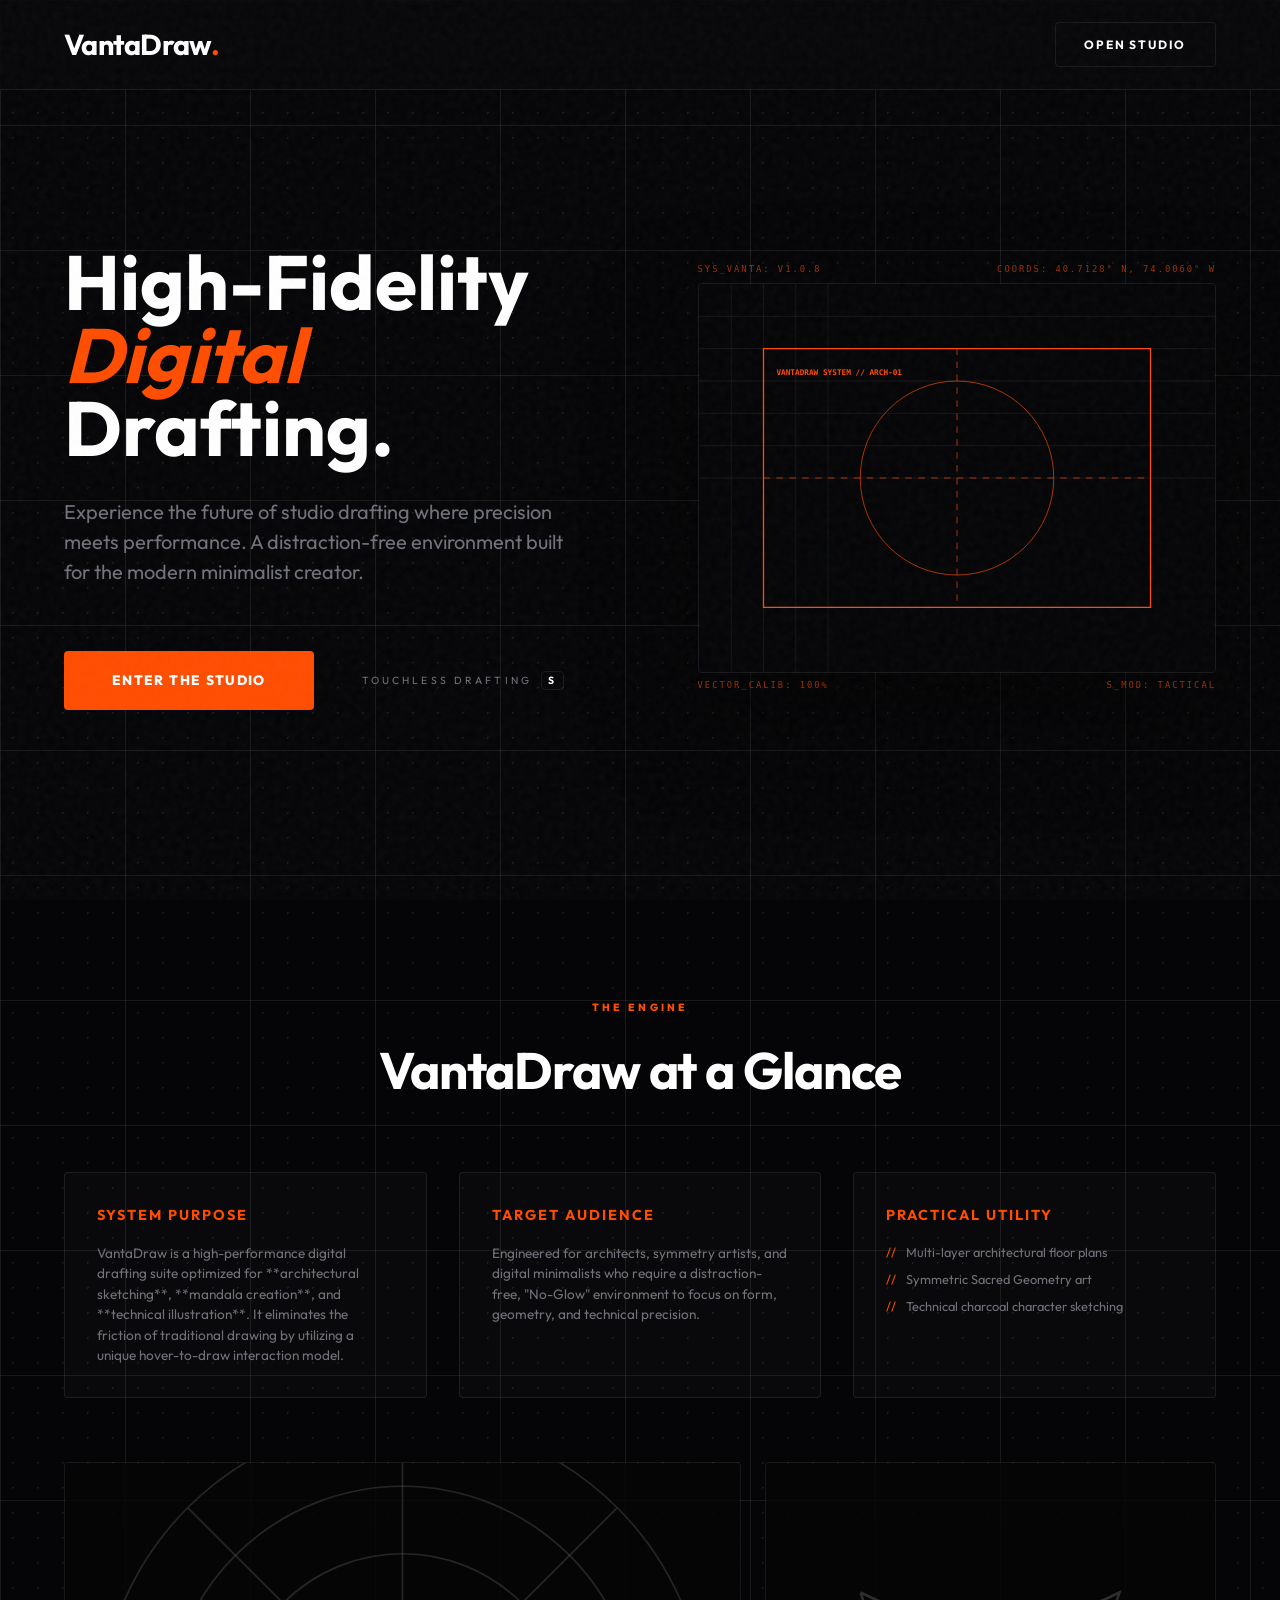
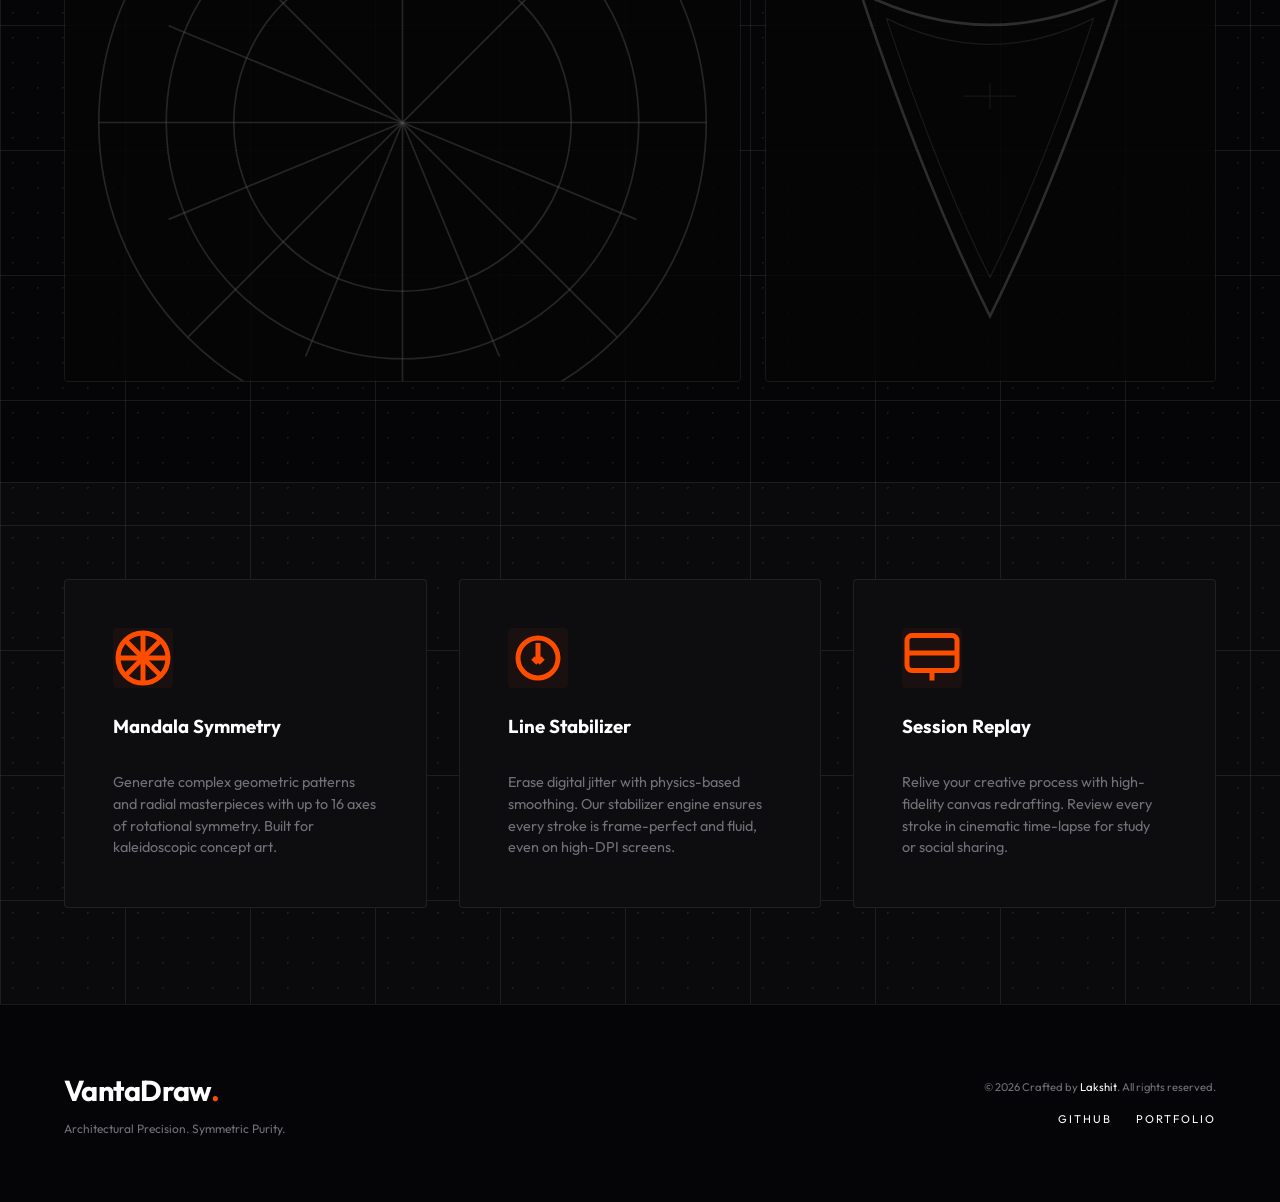
<file: index.html>
<!DOCTYPE html>
<html lang="en">

<head>
    <meta charset="UTF-8">
    <meta name="viewport" content="width=device-width, initial-scale=1.0">
    <title>VantaDraw | Free Technical Drafting & Minimalist Drawing Studio</title>
    <link rel="icon" type="image/svg+xml"
        href="data:image/svg+xml,%3Csvg xmlns='http://www.w3.org/2000/svg' viewBox='0 0 100 100'%3E%3Crect width='100' height='100' rx='20' fill='%23050507'/%3E%3Cpath d='M35 65 L65 35 M60 35 L65 35 L65 40 M35 65 L30 65 L30 60' stroke='%23ff4d00' stroke-width='6' stroke-linecap='round' stroke-linejoin='round' fill='none'/%3E%3C/svg%3E">

    <!-- SEO & Metadata -->
    <meta name="description"
        content="VantaDraw is a high-performance, touchless digital drafting suite for architects, mandala artists, and technical illustrators. Experience distraction-free creation with our zero-latency hover-to-draw engine.">
    <meta name="keywords"
        content="free online drafting tool, minimalist drawing app, hover drawing engine, architectural sketching, mandala generator, technical illustration software">
    <link rel="canonical" href="https://vantadraw.lakshitrajput.co.in" />

    <!-- Open Graph / Facebook -->
    <meta property="og:type" content="website">
    <meta property="og:url" content="https://vantadraw.lakshitrajput.co.in/">
    <meta property="og:title" content="VantaDraw | Tactical Drafting Studio">
    <meta property="og:description"
        content="A professional-grade, minimalist drawing engine. Hover to draw, switch layers, and export high-resolution technical art.">
    <meta property="og:image" content="https://vantadraw.lakshitrajput.co.in/og-image.png">

    <!-- Twitter -->
    <meta property="twitter:card" content="summary_large_image">
    <meta property="twitter:url" content="https://vantadraw.lakshitrajput.co.in/">
    <meta property="twitter:title" content="VantaDraw | Professional Drafting Engine">
    <meta property="twitter:description"
        content="A zero-latency, touchless drafting suite for fine-art and engineering. Free and open-source.">

    <!-- Structured Data (JSON-LD) -->
    <script type="application/ld+json">
    {
      "@context": "https://schema.org",
      "@type": "SoftwareApplication",
      "name": "VantaDraw Studio",
      "operatingSystem": "Web Browser",
      "applicationCategory": "DesignApplication",
      "offers": {
        "@type": "Offer",
        "price": "0",
        "priceCurrency": "USD"
      },
      "creator": {
        "@type": "Person",
        "name": "Lakshit",
        "url": "https://lakshitrajput.co.in"
      },
      "description": "A minimalist, hover-based digital drafting suite for technical and symmetric art."
    }
    </script>

    <!-- Google Fonts -->
    <link rel="preconnect" href="https://fonts.googleapis.com">
    <link rel="preconnect" href="https://fonts.gstatic.com" crossorigin>
    <link
        href="https://fonts.googleapis.com/css2?family=Outfit:wght@300;400;600&family=Playfair+Display:ital,wght@0,700;1,700&display=swap"
        rel="stylesheet">

    <link rel="stylesheet" href="landing.css">
</head>

<body>
    <div class="grain-overlay"></div>

    <header class="landing-header">
        <a href="index.html" class="logo">VantaDraw<span>.</span></a>
        <div class="header-actions">
            <a href="studio.html" class="btn-outline">Open Studio</a>
        </div>
    </header>

    <main class="hero">
        <div class="hero-content">
            <h1 class="title">High-Fidelity<br><span>Digital</span> Drafting.</h1>
            <p class="subtitle">Experience the future of studio drafting where precision meets performance. A
                distraction-free environment built for the modern minimalist creator.</p>
            <div class="hero-actions">
                <a href="studio.html" class="btn-primary">Enter the Studio</a>
                <div class="shortcut-tip">Touchless Drafting <strong>S</strong></div>
            </div>
        </div>
        <div class="hero-visual">
            <div class="visual-meta meta-tl">SYS_VANTA: v1.0.8</div>
            <div class="visual-meta meta-tr">COORDS: 40.7128° N, 74.0060° W</div>
            <img src="data:image/svg+xml,%3Csvg xmlns='http://www.w3.org/2000/svg' viewBox='0 0 800 600'%3E%3Crect width='800' height='600' fill='%23050507'/%3E%3Cg stroke='%23ffffff' stroke-opacity='0.1'%3E%3Cpath d='M0 50 L800 50 M0 100 L800 100 M0 150 L800 150 M0 200 L800 200 M0 250 L800 250 M0 300 L800 300 M50 0 L50 600 M100 0 L100 600 M150 0 L150 600 M200 0 L200 600'/%3E%3C/g%3E%3Cpath d='M100 100 L700 100 L700 500 L100 500 Z' stroke='%23ff4d00' stroke-width='2' fill='none'/%3E%3Cpath d='M100 300 L700 300 M400 100 L400 500' stroke='%23ff4d00' stroke-width='1' stroke-dasharray='10 10' fill='none'/%3E%3Ccircle cx='400' cy='300' r='150' stroke='%23ff4d00' stroke-width='1' fill='none'/%3E%3Ctext x='120' y='140' fill='%23ff4d00' font-family='monospace' font-size='12' font-weight='800'%3EVANTADRAW SYSTEM // ARCH-01%3C/text%3E%3C/svg%3E"
                alt="VantaDraw Studio Architectural Drafting">
            <div class="visual-meta meta-bl">VECTOR_CALIB: 100%</div>
            <div class="visual-meta meta-br">S_MOD: TACTICAL</div>
        </div>
    </main>

    <section id="discover" class="studio-showcase">
        <div class="showcase-header">
            <label>The Engine</label>
            <h2>VantaDraw at a Glance</h2>
        </div>

        <div class="info-grid">
            <div class="info-card">
                <h3>System Purpose</h3>
                <p>VantaDraw is a high-performance digital drafting suite optimized for **architectural sketching**,
                    **mandala creation**, and **technical illustration**. It eliminates the friction of traditional
                    drawing by utilizing a unique hover-to-draw interaction model.</p>
            </div>
            <div class="info-card">
                <h3>Target Audience</h3>
                <p>Engineered for architects, symmetry artists, and digital minimalists who require a distraction-free,
                    "No-Glow" environment to focus on form, geometry, and technical precision.</p>
            </div>
            <div class="info-card">
                <h3>Practical Utility</h3>
                <ul class="clean-list">
                    <li>Multi-layer architectural floor plans</li>
                    <li>Symmetric Sacred Geometry art</li>
                    <li>Technical charcoal character sketching</li>
                </ul>
            </div>
        </div>

        <div class="showcase-grid">
            <div class="showcase-item">
                <img src="data:image/svg+xml,%3Csvg xmlns='http://www.w3.org/2000/svg' viewBox='0 0 400 400'%3E%3Crect width='400' height='400' fill='%23050507'/%3E%3Cg stroke='%23ff4d00' stroke-opacity='0.4' fill='none'%3E%3Ccircle cx='200' cy='200' r='180'/%3E%3Ccircle cx='200' cy='200' r='140'/%3E%3Ccircle cx='200' cy='200' r='100'/%3E%3Cpath d='M200 20 L200 380 M20 200 L380 200'/%3E%3Cpath d='M73 73 L327 327 M327 73 L73 327'/%3E%3Cpath d='M200 200 L350 200' transform='rotate(22.5 200 200)'/%3E%3Cpath d='M200 200 L350 200' transform='rotate(67.5 200 200)'/%3E%3Cpath d='M200 200 L350 200' transform='rotate(112.5 200 200)'/%3E%3Cpath d='M200 200 L350 200' transform='rotate(157.5 200 200)'/%3E%3Cpath d='M200 200 L350 200' transform='rotate(202.5 200 200)'/%3E%3C/g%3E%3C/svg%3E"
                    alt="VantaDraw Mandala Precision">
                <div class="showcase-overlay">
                    <div class="caption">
                        <label>Geometric Engine</label>
                        <h3>Mandala Precision</h3>
                    </div>
                </div>
            </div>
            <div class="showcase-item">
                <img src="data:image/svg+xml,%3Csvg xmlns='http://www.w3.org/2000/svg' viewBox='0 0 400 400'%3E%3Crect width='400' height='400' fill='%23050507'/%3E%3Cg stroke='%23ffffff' stroke-opacity='0.2' fill='none'%3E%3Cpath d='M100 100 Q 200 150 300 100 Q 250 250 200 350 Q 150 250 100 100' stroke-width='2'/%3E%3Cpath d='M120 120 Q 200 160 280 120 Q 240 240 200 320 Q 160 240 120 120' stroke-opacity='0.1'/%3E%3Cpath d='M180 180 L220 180 M200 170 L200 190' stroke='%23ff4d00' stroke-width='1'/%3E%3C/g%3E%3C/svg%3E"
                    alt="VantaDraw Charcoal Portrait">
                <div class="showcase-overlay">
                    <div class="caption">
                        <label>Texture Simulation</label>
                        <h3>Technical Portraiture</h3>
                    </div>
                </div>
            </div>
        </div>
    </section>

    <section class="features">
        <div class="feature-card">
            <div class="icon-box">
                <svg viewBox="0 0 24 24" fill="none" stroke="currentColor" stroke-width="2">
                    <circle cx="12" cy="12" r="10" />
                    <path d="M12 2v20" />
                    <path d="M2 12h20" />
                    <path d="m19 5-14 14" />
                    <path d="m5 5 14 14" />
                </svg>
            </div>
            <h3>Mandala Symmetry</h3>
            <p>Generate complex geometric patterns and radial masterpieces with up to 16 axes of rotational symmetry.
                Built for kaleidoscopic concept art.</p>
        </div>
        <div class="feature-card">
            <div class="icon-box">
                <svg viewBox="0 0 24 24" fill="none" stroke="currentColor" stroke-width="2">
                    <path d="M12 20a8 8 0 1 0 0-16 8 8 0 0 0 0 16z" />
                    <path d="M12 14V6" />
                    <path d="M12 14l-2-2" />
                    <path d="M12 14l2-2" />
                </svg>
            </div>
            <h3>Line Stabilizer</h3>
            <p>Erase digital jitter with physics-based smoothing. Our stabilizer engine ensures every stroke is
                frame-perfect and fluid, even on high-DPI screens.</p>
        </div>
        <div class="feature-card">
            <div class="icon-box">
                <svg viewBox="0 0 24 24" fill="none" stroke="currentColor" stroke-width="2">
                    <rect x="2" y="3" width="20" height="14" rx="2" ry="2" />
                    <line x1="2" y1="10" x2="22" y2="10" />
                    <line x1="12" y1="21" x2="12" y2="17" />
                </svg>
            </div>
            <h3>Session Replay</h3>
            <p>Relive your creative process with high-fidelity canvas redrafting. Review every stroke in cinematic
                time-lapse for study or social sharing.</p>
        </div>
    </section>

    <footer class="landing-footer">
        <div class="footer-content">
            <div class="footer-brand">
                <a href="index.html" class="logo">VantaDraw<span>.</span></a>
                <p>Architectural Precision. Symmetric Purity.</p>
            </div>
            <div class="footer-meta">
                <p>© 2026 Crafted by <a href="https://lakshitrajput.co.in" target="_blank">Lakshit</a>. All rights
                    reserved.</p>
                <div class="footer-links">
                    <a href="https://github.com/penandcode/vantadraw" target="_blank">GitHub</a>
                    <a href="https://lakshitrajput.co.in" target="_blank">Portfolio</a>
                </div>
            </div>
        </div>
    </footer>
</body>

</html>
</file>
<file: landing.css>
:root {
  --bg-dark: #050507;
  --bg-panel: #0d0d10;
  --primary: #ff4d00;
  --text-main: #ffffff;
  --text-muted: #71717a;
  --border: rgba(255, 255, 255, 0.08);
  --font-main: 'Outfit', sans-serif;
  --font-heading: 'Outfit', sans-serif; /* Simplified for industrial look */
  --radius: 4px; /* Sharper industrial corners */
}

* {
  margin: 0;
  padding: 0;
  box-sizing: border-box;
}

body {
  background-color: var(--bg-dark);
  color: var(--text-main);
  font-family: var(--font-main);
  overflow-x: hidden;
  line-height: 1.5;
  background-image: 
    radial-gradient(var(--border) 1px, transparent 1px),
    linear-gradient(var(--border) 1px, transparent 1px),
    linear-gradient(90deg, var(--border) 1px, transparent 1px);
  background-size: 25px 25px, 125px 125px, 125px 125px;
}

.grain-overlay {
  content: "";
  position: fixed;
  top: 0;
  left: 0;
  width: 100%;
  height: 100%;
  opacity: 0.04;
  pointer-events: none;
  z-index: 1000;
  background-image: url("data:image/svg+xml,%3Csvg viewBox='0 0 200 200' xmlns='http://www.w3.org/2000/svg'%3E%3Cfilter id='noiseFilter'%3E%3CfeTurbulence type='fractalNoise' baseFrequency='0.65' numOctaves='3' stitchTiles='stitch'/%3E%3C/filter%3E%3Crect width='100%25' height='100%25' filter='url(%23noiseFilter)'/%3E%3C/svg%3E");
}

.landing-header {
  height: 90px;
  display: flex;
  justify-content: space-between;
  align-items: center;
  padding: 0 5%;
  position: fixed;
  top: 0;
  left: 0;
  right: 0;
  z-index: 100;
  backdrop-filter: blur(20px);
  -webkit-backdrop-filter: blur(20px);
  border-bottom: 1px solid var(--border);
  background: rgba(8, 8, 10, 0.8);
}

.header-actions {
  display: flex;
  gap: 1rem;
  align-items: center;
}

.logo {
  font-family: var(--font-heading);
  font-size: 1.8rem;
  font-weight: 700;
  text-decoration: none;
  color: white;
  letter-spacing: -0.02em;
  transition: all 0.3s cubic-bezier(0.16, 1, 0.3, 1);
}

.logo:hover {
    transform: scale(1.02);
}

.logo span {
  color: var(--primary);
}

.btn-outline {
  padding: 0.8rem 1.8rem;
  border: 1px solid var(--border);
  color: var(--text-main);
  text-decoration: none;
  font-size: 0.75rem;
  font-weight: 700;
  text-transform: uppercase;
  letter-spacing: 0.15em;
  border-radius: var(--radius);
  transition: all 0.3s ease;
}

.btn-outline:hover {
  background: var(--primary);
  border-color: var(--primary);
  color: white;
}

/* Hero Section */
.hero {
  min-height: 100vh;
  display: flex;
  align-items: center;
  padding: 120px 5% 5% 5%;
  gap: 10%;
  max-width: 1600px;
  margin: 0 auto;
}

.hero-content {
  flex: 0 0 45%;
}

.title {
  font-family: var(--font-heading);
  font-size: clamp(3rem, 6vw, 5.5rem);
  line-height: 0.95;
  margin-bottom: 2rem;
  color: white;
  font-weight: 700;
}

.title span {
  color: var(--primary);
  font-style: italic;
}

.subtitle {
  font-size: 1.25rem;
  color: var(--text-muted);
  max-width: 580px;
  margin-bottom: 4rem;
  font-weight: 400;
}

.hero-actions {
  display: flex;
  align-items: center;
  gap: 3rem;
}

.btn-primary {
  padding: 1.2rem 3rem;
  background: var(--primary);
  color: white;
  text-decoration: none;
  font-weight: 800;
  font-size: 0.85rem;
  text-transform: uppercase;
  letter-spacing: 0.1em;
  border-radius: var(--radius);
  transition: all 0.4s cubic-bezier(0.16, 1, 0.3, 1);
}

.btn-primary:hover {
  transform: translateY(-4px);
  box-shadow: 0 10px 40px rgba(255, 77, 0, 0.3);
}

.shortcut-tip {
  font-size: 0.65rem;
  text-transform: uppercase;
  letter-spacing: 0.3em;
  color: var(--text-muted);
}

.shortcut-tip strong {
  color: white;
  border: 1px solid var(--border);
  padding: 2px 6px;
  border-radius: 4px;
  margin: 0 4px;
}

.hero-visual {
  flex: 1.2;
  position: relative;
  transition: all 0.6s cubic-bezier(0.16, 1, 0.3, 1);
}

.hero-visual:hover {
  transform: scale(1.02);
}

.hero-visual img {
  width: 100%;
  border-radius: var(--radius);
  border: 1px solid var(--border);
  box-shadow: 0 40px 100px rgba(0,0,0,0.5);
  display: block;
}

.visual-meta {
  position: absolute;
  font-family: 'monospace';
  font-size: 0.55rem;
  color: var(--primary);
  opacity: 0.6;
  text-transform: uppercase;
  letter-spacing: 2px;
  z-index: 10;
  pointer-events: none;
}

.meta-tl { top: -20px; left: 0; }
.meta-tr { top: -20px; right: 0; }
.meta-bl { bottom: -20px; left: 0; }
.meta-br { bottom: -20px; right: 0; }


/* Features Grid */
.features {
  display: grid;
  grid-template-columns: repeat(3, 1fr);
  gap: 2rem;
  padding: 6rem 5%;
  background: rgba(255,255,255,0.02);
  border-top: 1px solid var(--border);
}

.feature-card {
  padding: 3rem;
  border-radius: var(--radius);
  border: 1px solid var(--border);
  background: var(--bg-panel);
  transition: all 0.4s cubic-bezier(0.16, 1, 0.3, 1);
  display: flex;
  flex-direction: column;
  gap: 1.5rem;
}

.feature-card:hover {
  border-color: var(--primary);
  transform: translateY(-8px);
  background: rgba(255, 77, 0, 0.02);
}

.icon-box {
  width: 60px;
  height: 60px;
  background: rgba(255, 77, 0, 0.05);
  border-radius: var(--radius);
  display: flex;
  align-items: center;
  justify-content: center;
  color: var(--primary);
}

.feature-card h3 { margin-bottom: 0.5rem; }
.feature-card p { color: var(--text-muted); font-size: 0.9rem; }

/* Studio Showcase */
.studio-showcase {
    padding: 100px 5%;
    max-width: 1600px;
    margin: 0 auto;
}

.showcase-header {
    margin-bottom: 4rem;
    text-align: center;
}

.showcase-header label {
    font-size: 0.65rem;
    text-transform: uppercase;
    letter-spacing: 0.3em;
    color: var(--primary);
    font-weight: 800;
    margin-bottom: 1rem;
    display: block;
}

.showcase-header h2 {
    font-size: clamp(2.5rem, 4vw, 3.5rem);
    font-family: var(--font-heading);
    letter-spacing: -0.02em;
}

.showcase-grid {
    display: grid;
    grid-template-columns: 3fr 2fr;
    grid-auto-rows: 520px;
    gap: 1.5rem;
}

.showcase-item {
    position: relative;
    border-radius: var(--radius);
    overflow: hidden;
    border: 1px solid var(--border);
    transition: all 0.5s cubic-bezier(0.16, 1, 0.3, 1);
}

.showcase-item img {
    width: 100%;
    height: 100%;
    object-fit: cover;
    opacity: 0.8;
    filter: grayscale(100%);
    transition: all 0.6s cubic-bezier(0.16, 1, 0.3, 1);
}

.showcase-item:hover img {
    opacity: 1;
    filter: grayscale(0%);
    transform: scale(1.05);
}

.showcase-overlay {
    position: absolute;
    inset: 0;
    background: linear-gradient(transparent, rgba(0,0,0,0.8));
    display: flex;
    align-items: flex-end;
    padding: 2rem;
    opacity: 0;
    transition: opacity 0.4s ease;
}

.showcase-item:hover .showcase-overlay { opacity: 1; }

.caption label {
    font-size: 0.6rem;
    text-transform: uppercase;
    letter-spacing: 0.2em;
    color: var(--primary);
}

.caption h3 {
    font-size: 1.25rem;
    margin-top: 0.5rem;
}

/* Landing Footer */
.landing-footer {
  padding: 4rem 5%;
  border-top: 1px solid var(--border);
  background: var(--bg-dark);
}

.footer-content {
  display: flex;
  justify-content: space-between;
  align-items: center;
  max-width: 1600px;
  margin: 0 auto;
}

.footer-brand p {
    font-size: 0.75rem;
    color: var(--text-muted);
    margin-top: 0.5rem;
}

.footer-meta {
    text-align: right;
}

.footer-meta p {
    font-size: 0.7rem;
    color: var(--text-muted);
}

.footer-meta a {
    color: white;
    text-decoration: none;
    transition: color 0.3s;
}

.footer-meta a:hover { color: var(--primary); }

.footer-links {
    display: flex;
    gap: 1.5rem;
    margin-top: 1rem;
    justify-content: flex-end;
}

.footer-links a {
    font-size: 0.7rem;
    text-transform: uppercase;
    letter-spacing: 2px;
    color: white;
    text-decoration: none;
}

.footer-links a:hover { color: var(--primary); }

@media (max-width: 768px) {
    .info-grid { grid-template-columns: 1fr; }
    .footer-content { flex-direction: column; gap: 2rem; text-align: center; }
    .footer-meta { text-align: center; }
    .footer-links { justify-content: center; }
}

@media (max-width: 1024px) {
  .hero { flex-direction: column; text-align: center; padding-top: 160px; }
  .hero-content { flex: 1; margin-bottom: 4rem; }
  .hero-actions { justify-content: center; }
  .features { grid-template-columns: 1fr; }
  .showcase-grid { grid-template-columns: 1fr; }
}

/* Info Grid (GEO Optimization) */
.info-grid {
    display: grid;
    grid-template-columns: repeat(3, 1fr);
    gap: 2rem;
    margin-bottom: 4rem;
}

.info-card {
    padding: 2rem;
    background: rgba(255,255,255,0.02);
    border: 1px solid var(--border);
    border-radius: var(--radius);
    transition: all 0.4s ease;
}

.info-card:hover {
    border-color: var(--primary);
    background: rgba(255, 77, 0, 0.05);
}

.info-card h3 {
    font-size: 0.9rem;
    text-transform: uppercase;
    letter-spacing: 2px;
    color: var(--primary);
    margin-bottom: 1rem;
}

.info-card p {
    font-size: 0.85rem;
    color: var(--text-muted);
}

.clean-list {
    list-style: none;
    padding: 0;
}

.clean-list li {
    font-size: 0.8rem;
    margin-bottom: 0.5rem;
    padding-left: 1.2rem;
    position: relative;
    color: var(--text-muted);
}

.clean-list li::before {
    content: "//";
    position: absolute;
    left: 0;
    color: var(--primary);
}

@media (max-width: 768px) {
    .info-grid { grid-template-columns: 1fr; }
}
</file>
